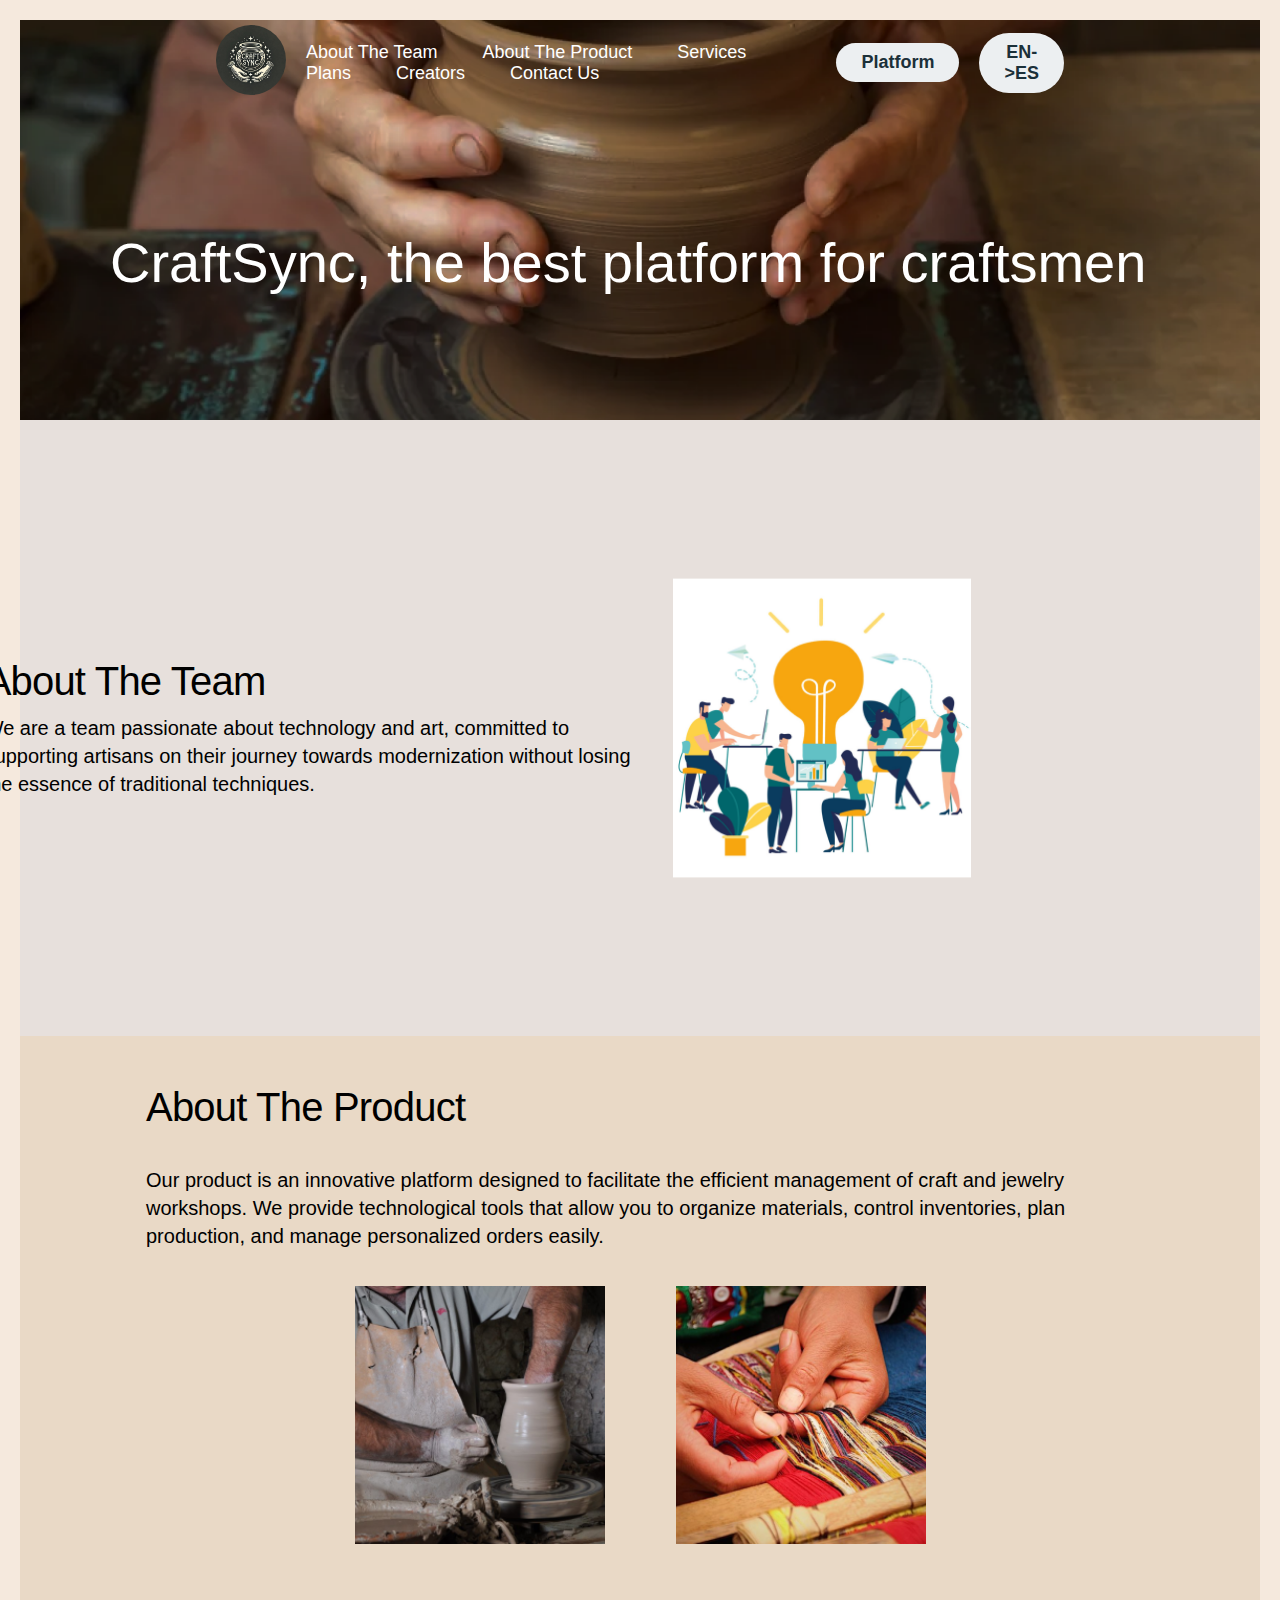
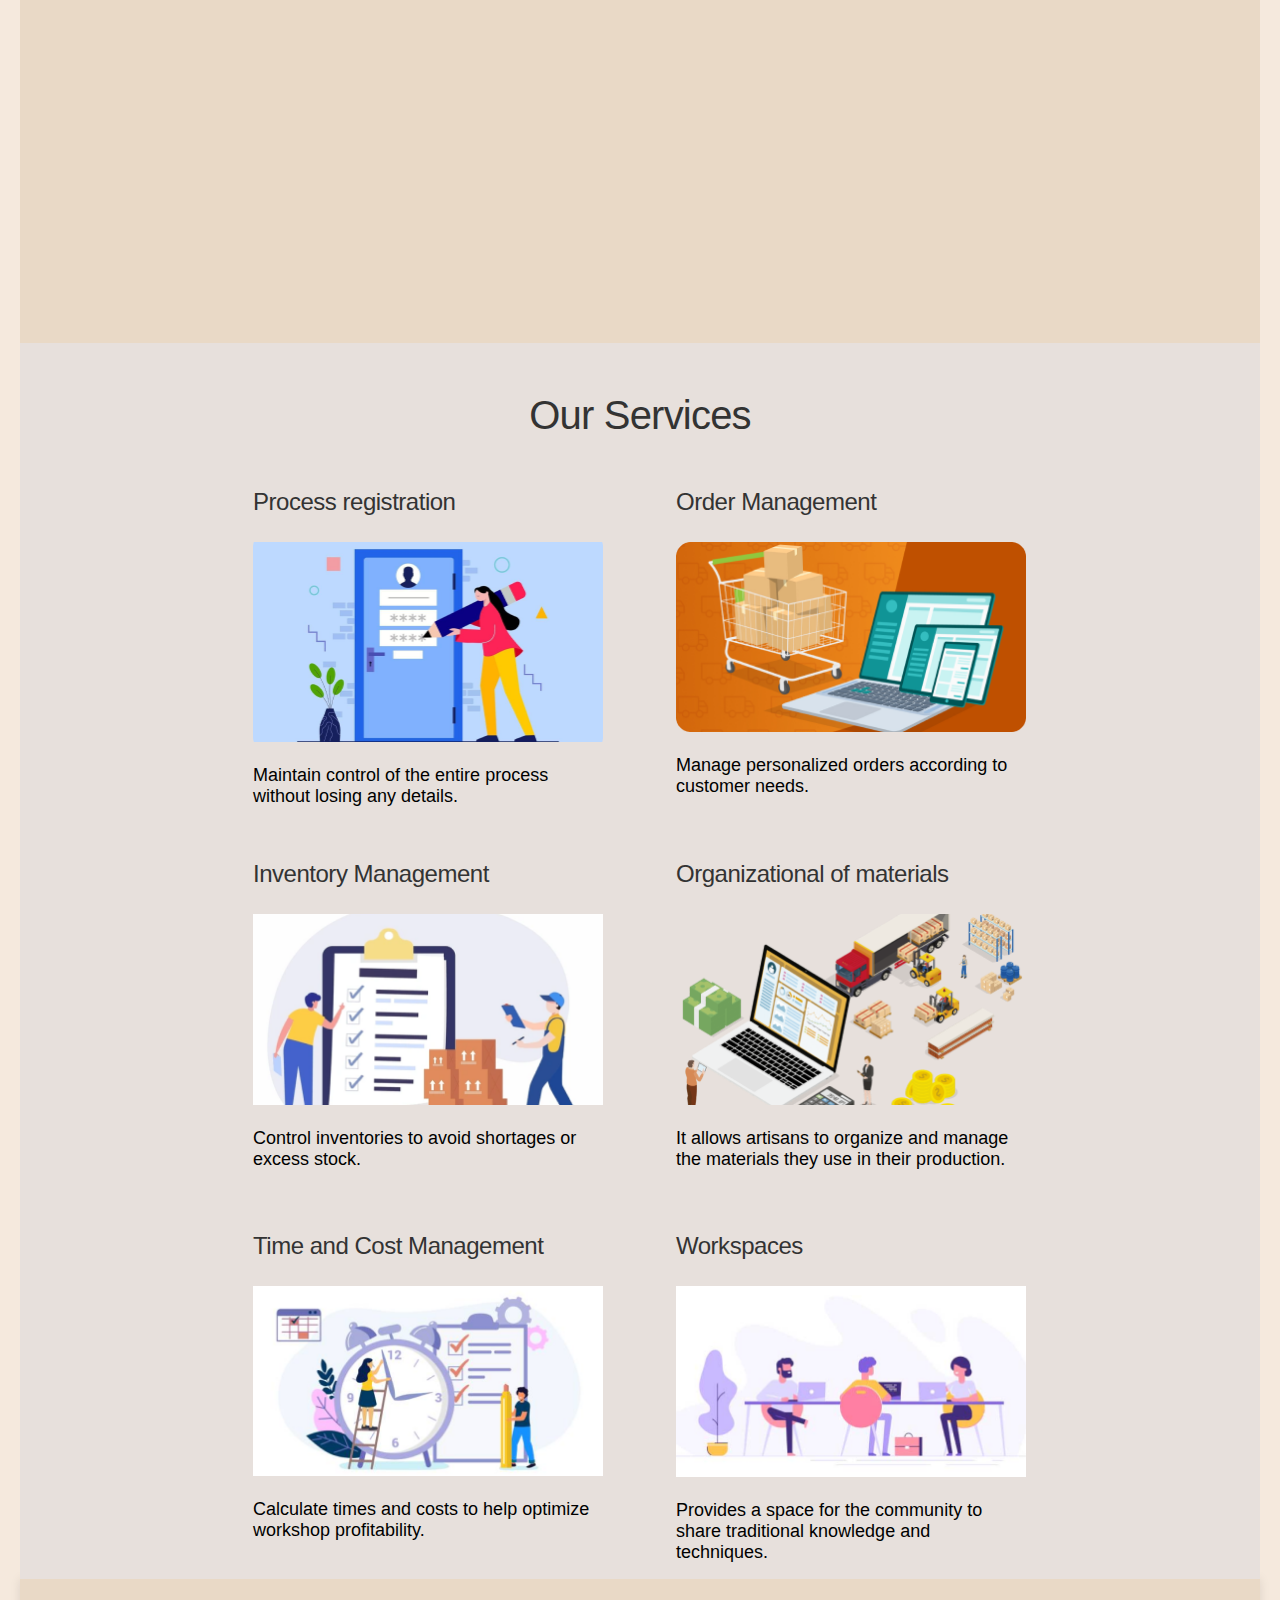
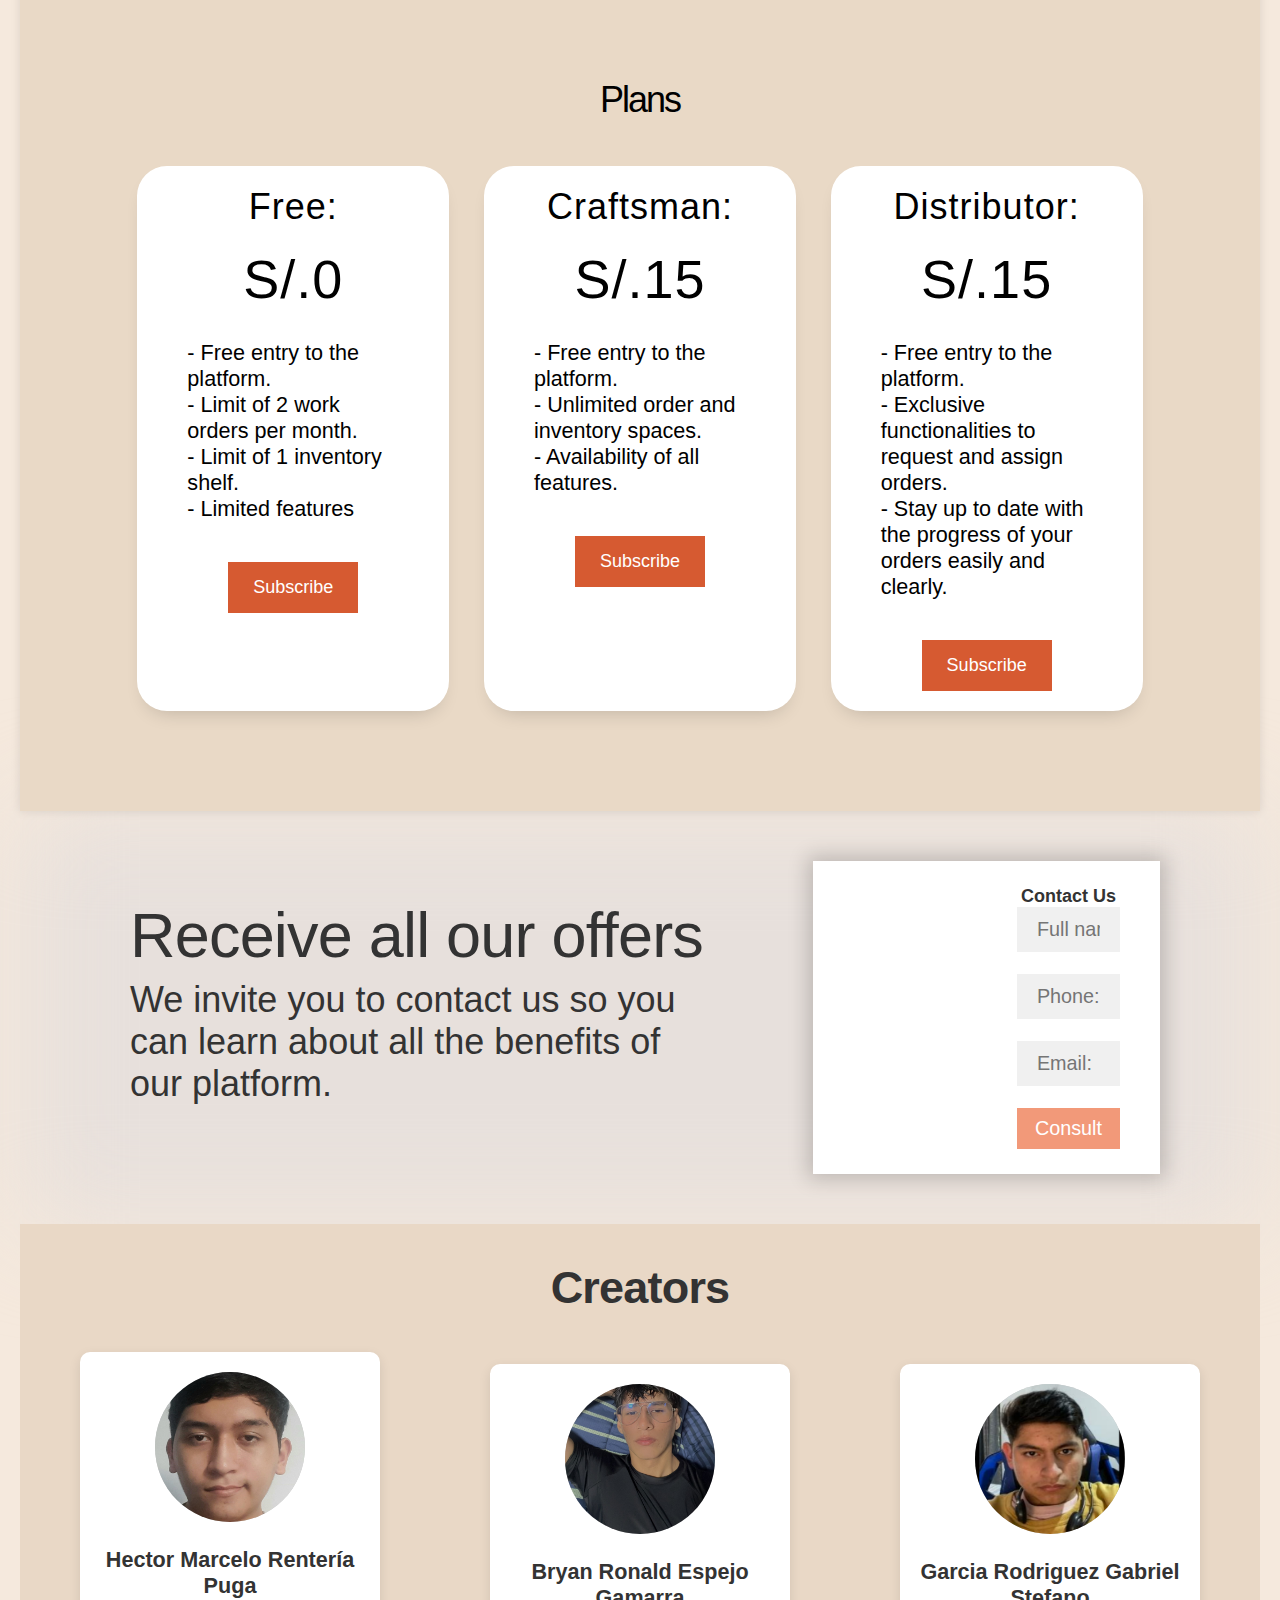
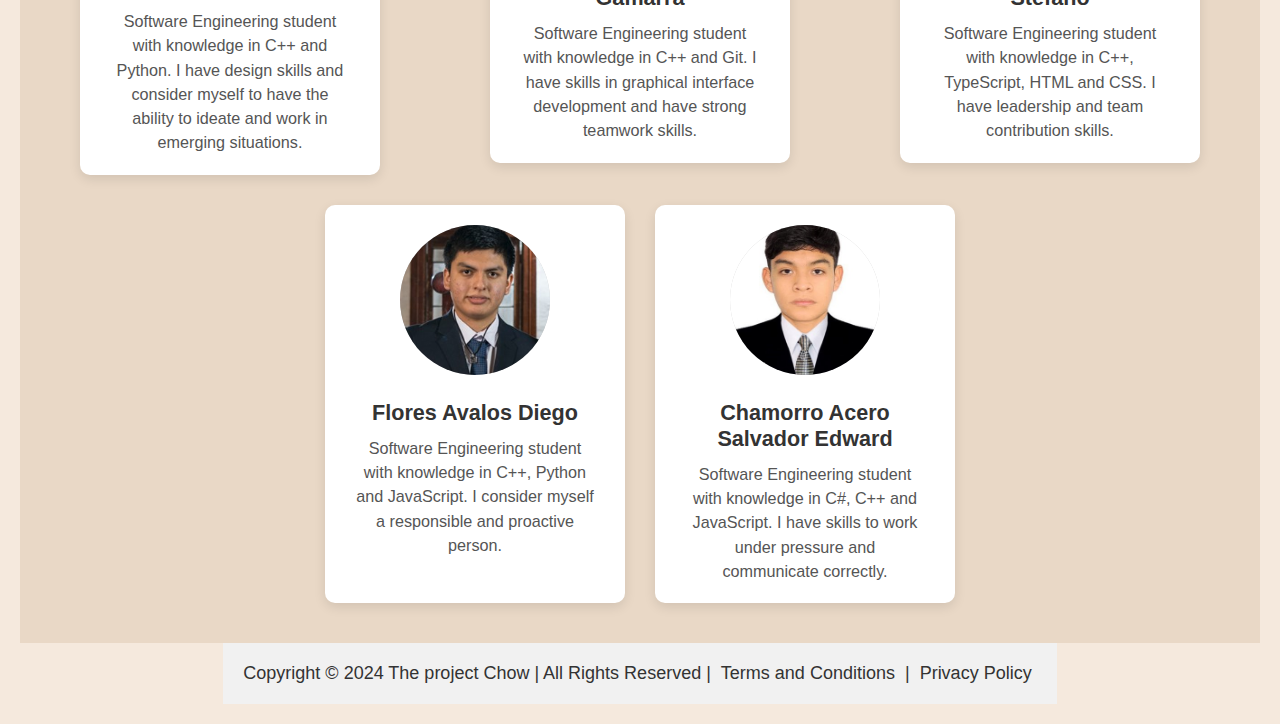
<file: index.html>
<!DOCTYPE html>
<html lang="en">
  <head>
    <meta charset="UTF-8" />
    <meta name="viewport" content="width=device-width, initial-scale=1.0" />
    <title>CraftSync</title>
    <link rel="stylesheet" href="assets/styles.css" rel="noopener" />
  </head>
  <body>
    <div class="hero">
      <header class="header">
        <div class="logo">
          <img src="assets/imgs/logo.jpeg" alt="logo" />
        </div>
        <nav>
          <ul class="nav-links">
            <li><a href="#team-section" id="nosotros">About The Team</a></li>
            <li><a href="#product-section" id="producto">About The Product</a></li>
            <li><a href="#services-section" id="servicios">Services</a></li>
            <li><a href="#plans-section" id="planes">Plans</a></li>
            <li><a href="#creators-section" id="creadores">Creators</a></li>
            <li><a href="#contact-section" id="contacto">Contact Us</a></li>
          </ul>
        </nav>
        <a class="btn" href="https://develop--tpc-front-end-app.netlify.app/"><button>Platform</button></a>
        <a class="btn" href="esindex.html" id="español"><button>EN->ES</button></a>
        <a onclick="openNav()" class="menu" href="#"><button>Menu</button></a>

        <div class="overlay" id="mobile-menu">
          <a onclick="closeNav()" class="close" href="#">&times;</a>
          <div class="overlay-content">
            <a href="#team-section" id="nosotros2">About The Team</a>
            <a href="#product-section" id="producto2">About The Product</a>
            <a href="#services-section" id="servicios2">Services</a>
            <a href="#plans-section" id="planes2">Plans</a>
            <a href="#contact-section" id="contacto2">Contact Us</a>
            <a href="#creators-section" id="creadores2">Creators</a>
            <a class="btn" href="https://develop--tpc-front-end-app.netlify.app/"><button>Platform</button></a>
            <a class="btn" href="esindex.html" id="español2"><button>EN->ES</button></a>
          </div>
        </div>
      </header>
      <div class="home">
        <p>CraftSync, the best platform for craftsmen</p>
      </div>
    </div>


    <!-- About us -->
    <div class = "about-us"  id="team-section">
      <div class = "container">
        <div class = "text-group">
          <div class = "title">
            <div class = "text-wrapper">About The Team</div>
          </div>
          <div class = "text">
            <p class="div">We are a team passionate about technology and art, committed to supporting artisans on their journey towards modernization without losing the essence of traditional techniques.</p>
          </div>
        </div>
        <img class= "image" src="assets/imgs/about-us-image.png" alt="Holi">
        <iframe width="560" height="315" src="https://www.youtube.com/embed/yPui45nGae0?si=X40JfeakpOeaF3iD" title="YouTube video player" frameborder="0" allow="accelerometer; autoplay; clipboard-write; encrypted-media; gyroscope; picture-in-picture; web-share" referrerpolicy="strict-origin-when-cross-origin" allowfullscreen></iframe>
      </div>
    </div>
    <!-- About the product -->
    <div class = "about-the-product"  id="product-section">
      <div class = "container">

        <div class = "div-wrapper1">
          <div class = "text-wrapper">
            About The Product
          </div>
        </div>

        <div class = "div-wrapper1">
            <p class="div">Our product is an innovative platform designed to facilitate the efficient management of craft and jewelry workshops. We provide technological tools that allow you to organize materials, control inventories, plan production, and manage personalized orders easily.</p>
        </div>
        <div class="frame">
          <img class= "image" src="assets/imgs/about-the-product-img1.png" alt="Holi">
          <img class= "image" src="assets/imgs/about-the-product-img2.png" alt="Holi">
        </div>
        <iframe width="560" height="315" src="https://www.youtube.com/embed/Uje7RcCjFtM?si=utL3RDyQCYszTkUV" title="YouTube video player" frameborder="0" allow="accelerometer; autoplay; clipboard-write; encrypted-media; gyroscope; picture-in-picture; web-share" referrerpolicy="strict-origin-when-cross-origin" allowfullscreen></iframe>
      </div>
    </div>

    <!-- Our Services section -->
    <div class="services"  id="services-section">
      <div class="container" >

        <div class="tittle">
          <h1>Our Services</h1>
        </div>

        <div class="card-section">

          <div class="card">
            <div class="card-header"><h5>Process registration</h5></div>
            <div class ="image-wrapper"><img class= "image" src="assets/imgs/service1.png" alt="Imagen de ejemplo"/></div>
            <div class="card-text"><p class ="div">Maintain control of the entire process without losing any details.</p></div>
          </div>
          <div class="card">
            <div class="card-header"><h5>Order Management</h5></div>
            <div class ="image-wrapper"><img class= "image" src="assets/imgs/service2.png" alt="Imagen de ejemplo"/></div>
            <div class="card-text"><p class ="div">Manage personalized orders according to customer needs.</p></div>
          </div>
          <div class="card">
            <div class="card-header"><h5>Inventory Management</h5></div>
            <div class ="image-wrapper"><img class= "image" src="assets/imgs/service3.png" alt="Imagen de ejemplo"/></div>
            <div class="card-text"><p class ="div">Control inventories to avoid shortages or excess stock.</p></div>
          </div>
          <div class="card">
            <div class="card-header"><h5>Organizational of materials</h5></div>
            <div class ="image-wrapper"><img class= "image" src="assets/imgs/service4.png" alt="Imagen de ejemplo"/></div>
            <div class="card-text"><p class ="div">It allows artisans to organize and manage the materials they use in their production.</p></div>
          </div>
          <div class="card">
            <div class="card-header"><h5>Time and Cost Management</h5></div>
            <div class ="image-wrapper"><img class= "image" src="assets/imgs/service5.png" alt="Imagen de ejemplo"/></div>
            <div class="card-text"><p class ="div">Calculate times and costs to help optimize workshop profitability.</p></div>
          </div>
          <div class="card">
            <div class="card-header"><h5>Workspaces</h5></div>
            <div class ="image-wrapper"><img class= "image" src="assets/imgs/service6.png" alt="Imagen de ejemplo"/></div>
            <div class="card-text"><p class ="div">Provides a space for the community to share traditional knowledge and techniques.</p></div>
          </div>
        </div>
      </div>
    </div>

    <!-- Plans -->
    <div class="planes" id="plans-section">
      <div class="plans-text-container">
        <h2>Plans</h2>
      </div>
      <div class="plan">
        <h3>Free:</h3>
        <h2>S/.0</h2>
        <p>
          - Free entry to the platform.<br>
          - Limit of 2 work orders per month.<br>
          - Limit of 1 inventory shelf.<br>
          - Limited features
        </p>
        <button>Subscribe</button>
      </div>
      <div class="plan">
        <h3>Craftsman:</h3>
        <h2>S/.15</h2>
        <p>
          - Free entry to the platform.<br>
          - Unlimited order and inventory spaces.<br>
          - Availability of all features.
        </p>
        <button>Subscribe</button>
      </div>
      <div class="plan">
        <h3>Distributor:</h3>
        <h2>S/.15</h2>
        <p>
          - Free entry to the platform.<br>
          - Exclusive functionalities to request and assign orders.<br>
          - Stay up to date with the progress of your orders easily and clearly.
        </p>
        <button>Subscribe</button>
      </div>
    </div>

    <!-- Contact section -->
    <div class="contact" id="contact-section">
      <div class="contact-text">
        <h1>Receive all our offers</h1>
        <p>
          We invite you to contact us so you can learn about all the benefits of
          our platform.
        </p>
      </div>
      <div class="contact-box">
        <div class="left"></div>
        <div class="right">
          <form>
            <h2>Contact Us</h2>
            <input type="text" class="field" placeholder="Full name:" />
            <input type="text" class="field" placeholder="Phone:" />
            <input type="email" class="field" placeholder="Email:" />
            <button class="bton">Consult</button>
          </form>
        </div>
      </div>
    </div>
    <!-- Creators section -->
    <section class="creators-section"  id="creators-section">
      <h1 class="creators-title">Creators</h1>
      <div class="creators-grid">
          <div class="creator-card">
              <img src="assets/imgs/hector.jpg" alt="Hector Marcelo Rentería" class="creator-photo">
              <h2>Hector Marcelo Rentería Puga</h2>
              <p>Software Engineering student with knowledge in C++ and Python. I have design skills and consider myself to have the ability to ideate and work in emerging situations.</p>
          </div>
          <div class="creator-card">
              <img src="assets/imgs/bryan.jpg" alt="Bryan Ronald Espejo Gamarra" class="creator-photo">
              <h2>Bryan Ronald Espejo Gamarra</h2>
              <p>Software Engineering student with knowledge in C++ and Git. I have skills in graphical interface development and have strong teamwork skills.</p>
          </div>
          <div class="creator-card">
              <img src="assets/imgs/garcia.jpg" alt="Garcia Rodriguez Gabriel Stefano" class="creator-photo">
              <h2>Garcia Rodriguez Gabriel Stefano</h2>
              <p>Software Engineering student with knowledge in C++, TypeScript, HTML and CSS. I have leadership and team contribution skills.</p>
          </div>
          <div class="last-row"> <!-- Contenedor para la fila de tarjetas -->
              <div class="creator-card">
                  <img src="assets/imgs/flores.jpg" alt="Flores Avalos Diego" class="creator-photo">
                  <h2>Flores Avalos Diego</h2>
                  <p>Software Engineering student with knowledge in C++, Python and JavaScript. I consider myself a responsible and proactive person.</p>
              </div>
              <div class="creator-card">
                  <img src="assets/imgs/chamorro.jpg" alt="Chamorro Acero Salvador Edward" class="creator-photo">
                  <h2>Chamorro Acero Salvador Edward</h2>
                  <p>Software Engineering student with knowledge in C#, C++ and JavaScript. I have skills to work under pressure and communicate correctly.</p>
              </div>
          </div>
      </div>
    </section>

    <!-- Footer -->
    <div class="footer">
    <p>Copyright © 2024 The project Chow | All Rights Reserved | <a href="#">Terms and Conditions</a> | <a href="#">Privacy Policy</a></p>
    </div>
    <script src="assets/menu.js"></script>
  </body>

</html>
</file>
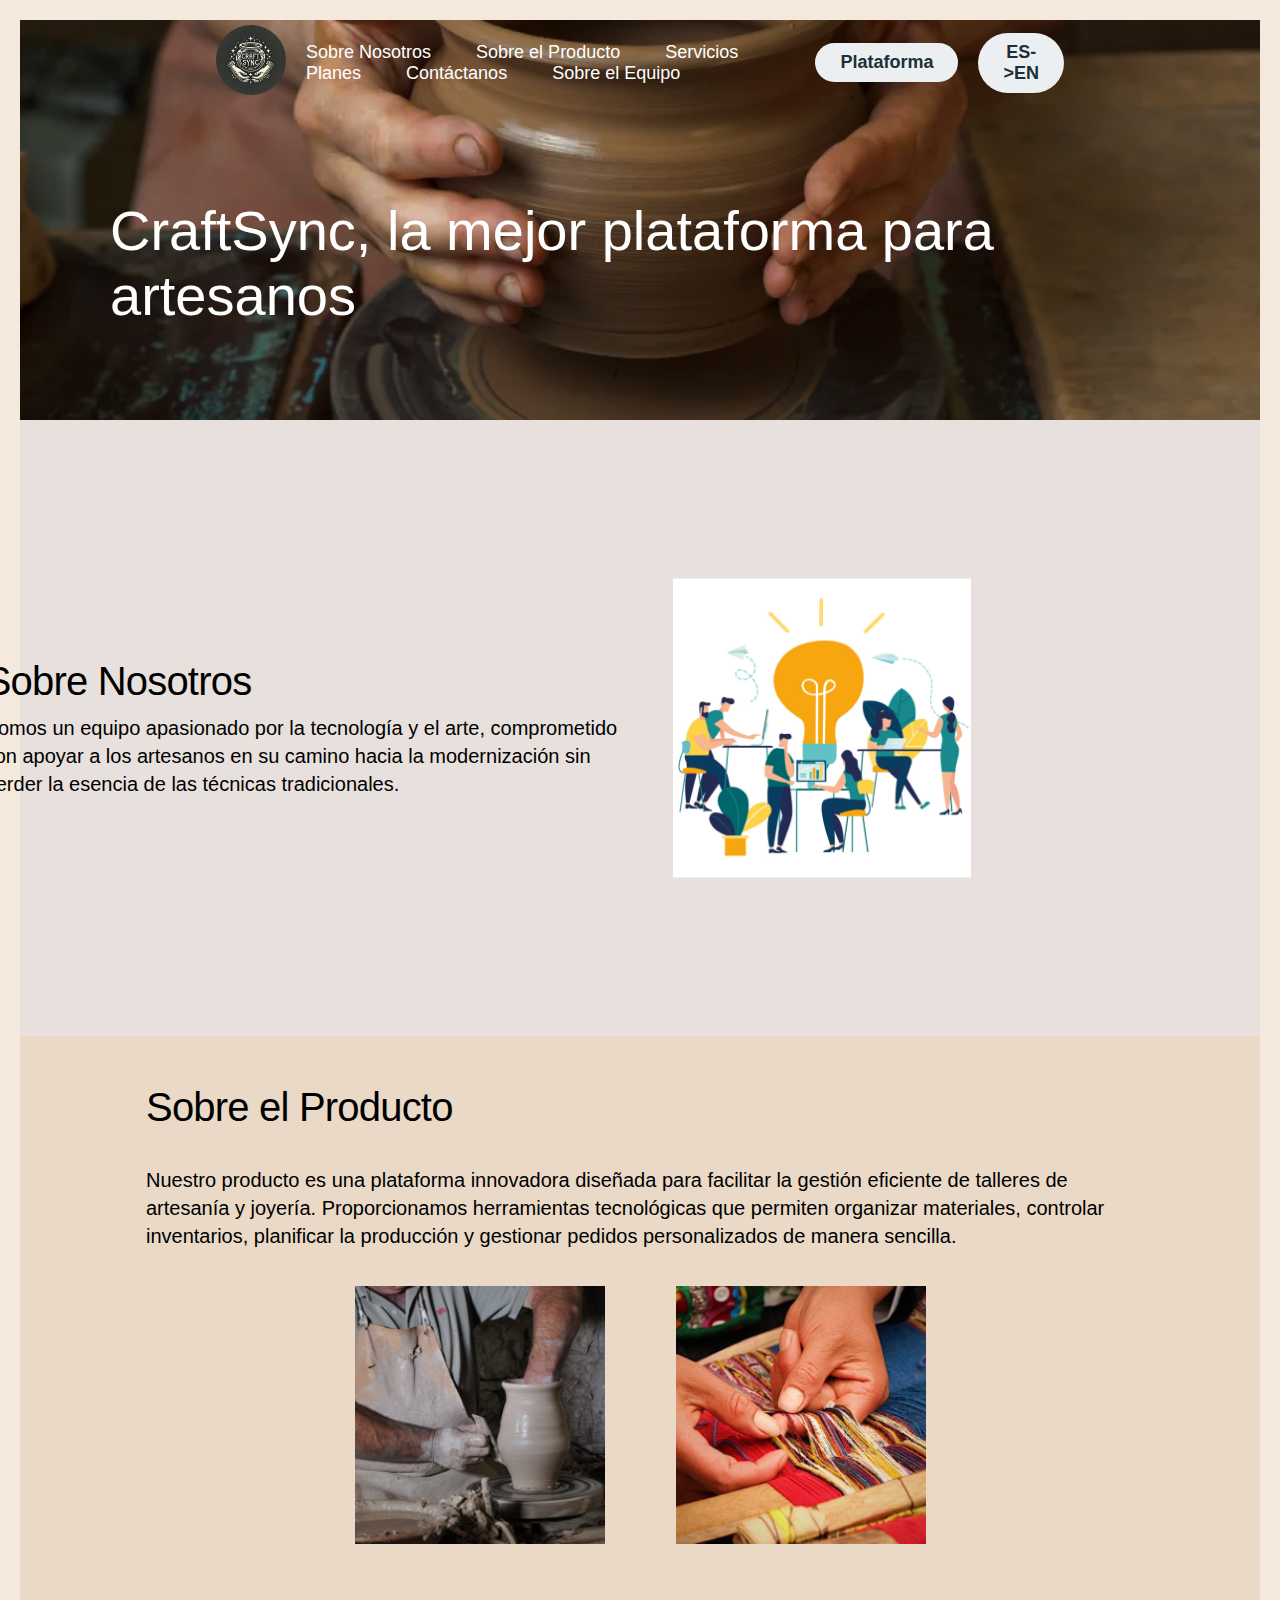
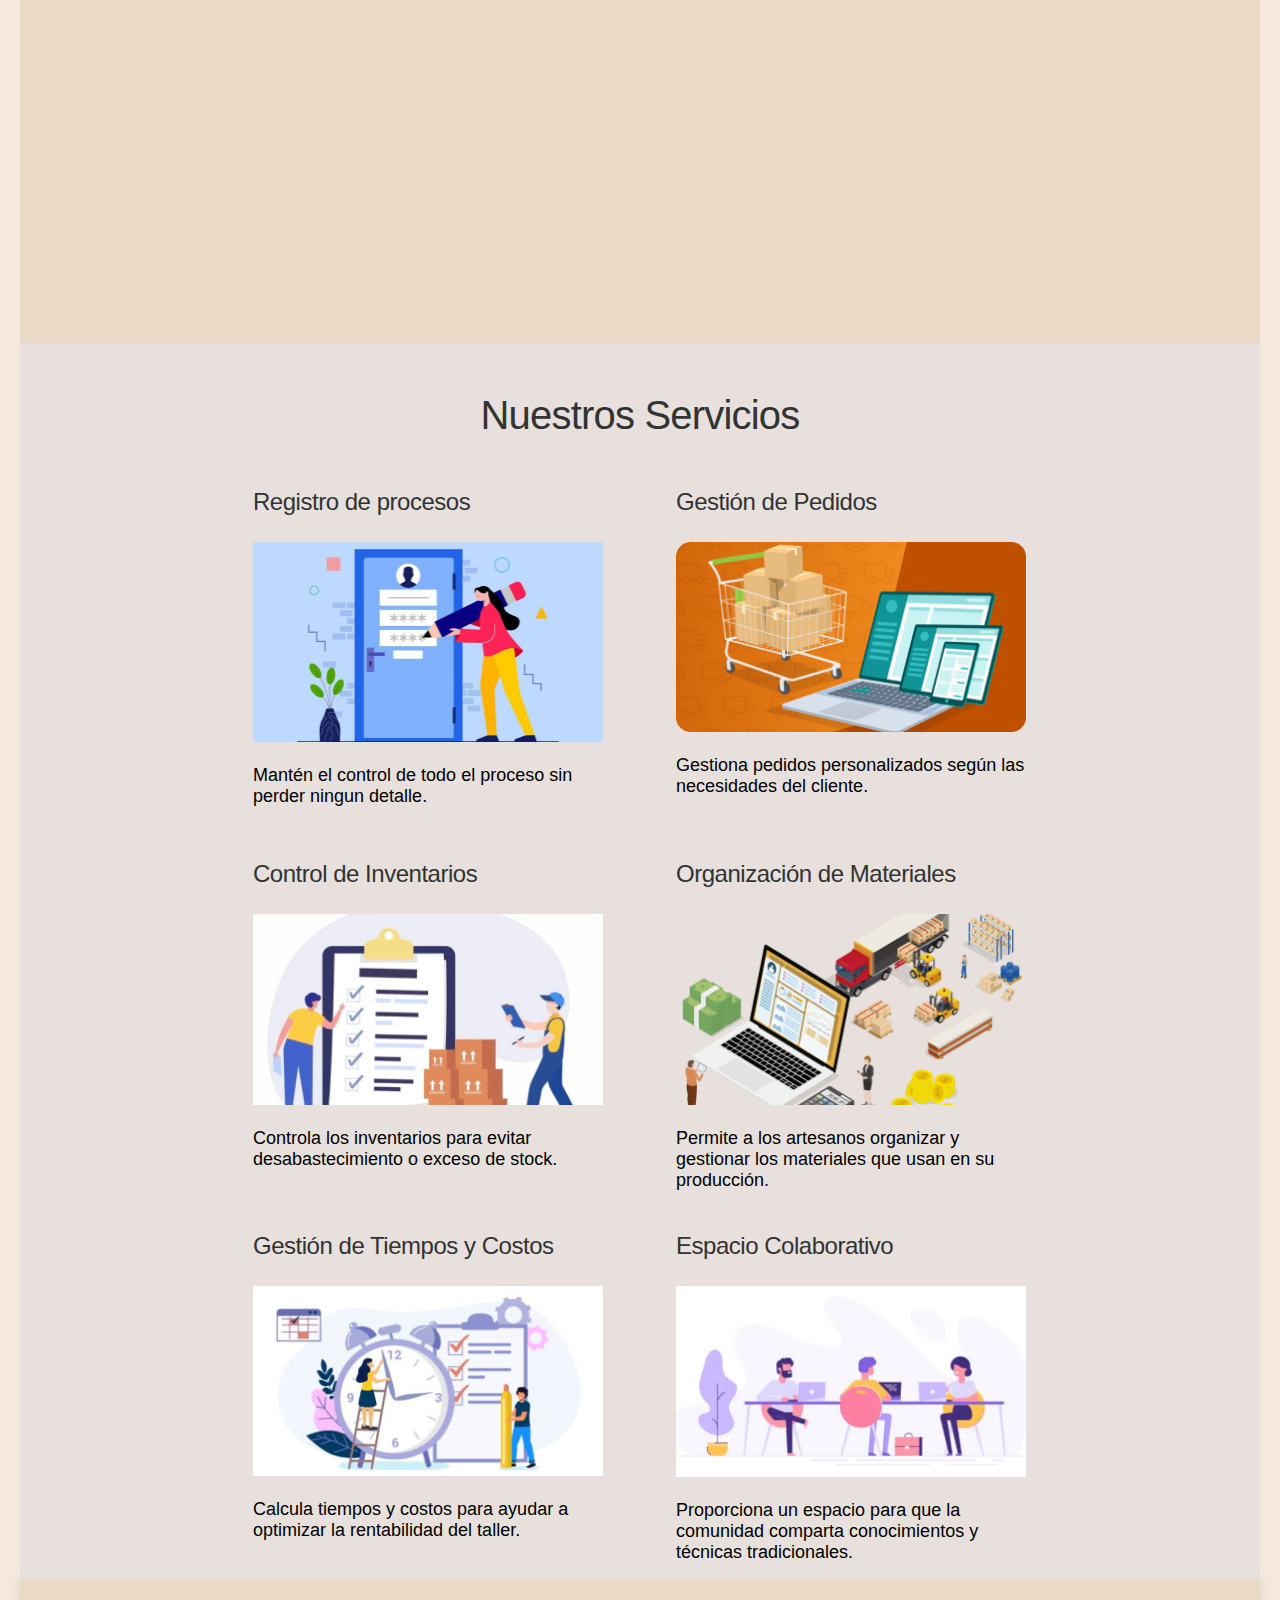
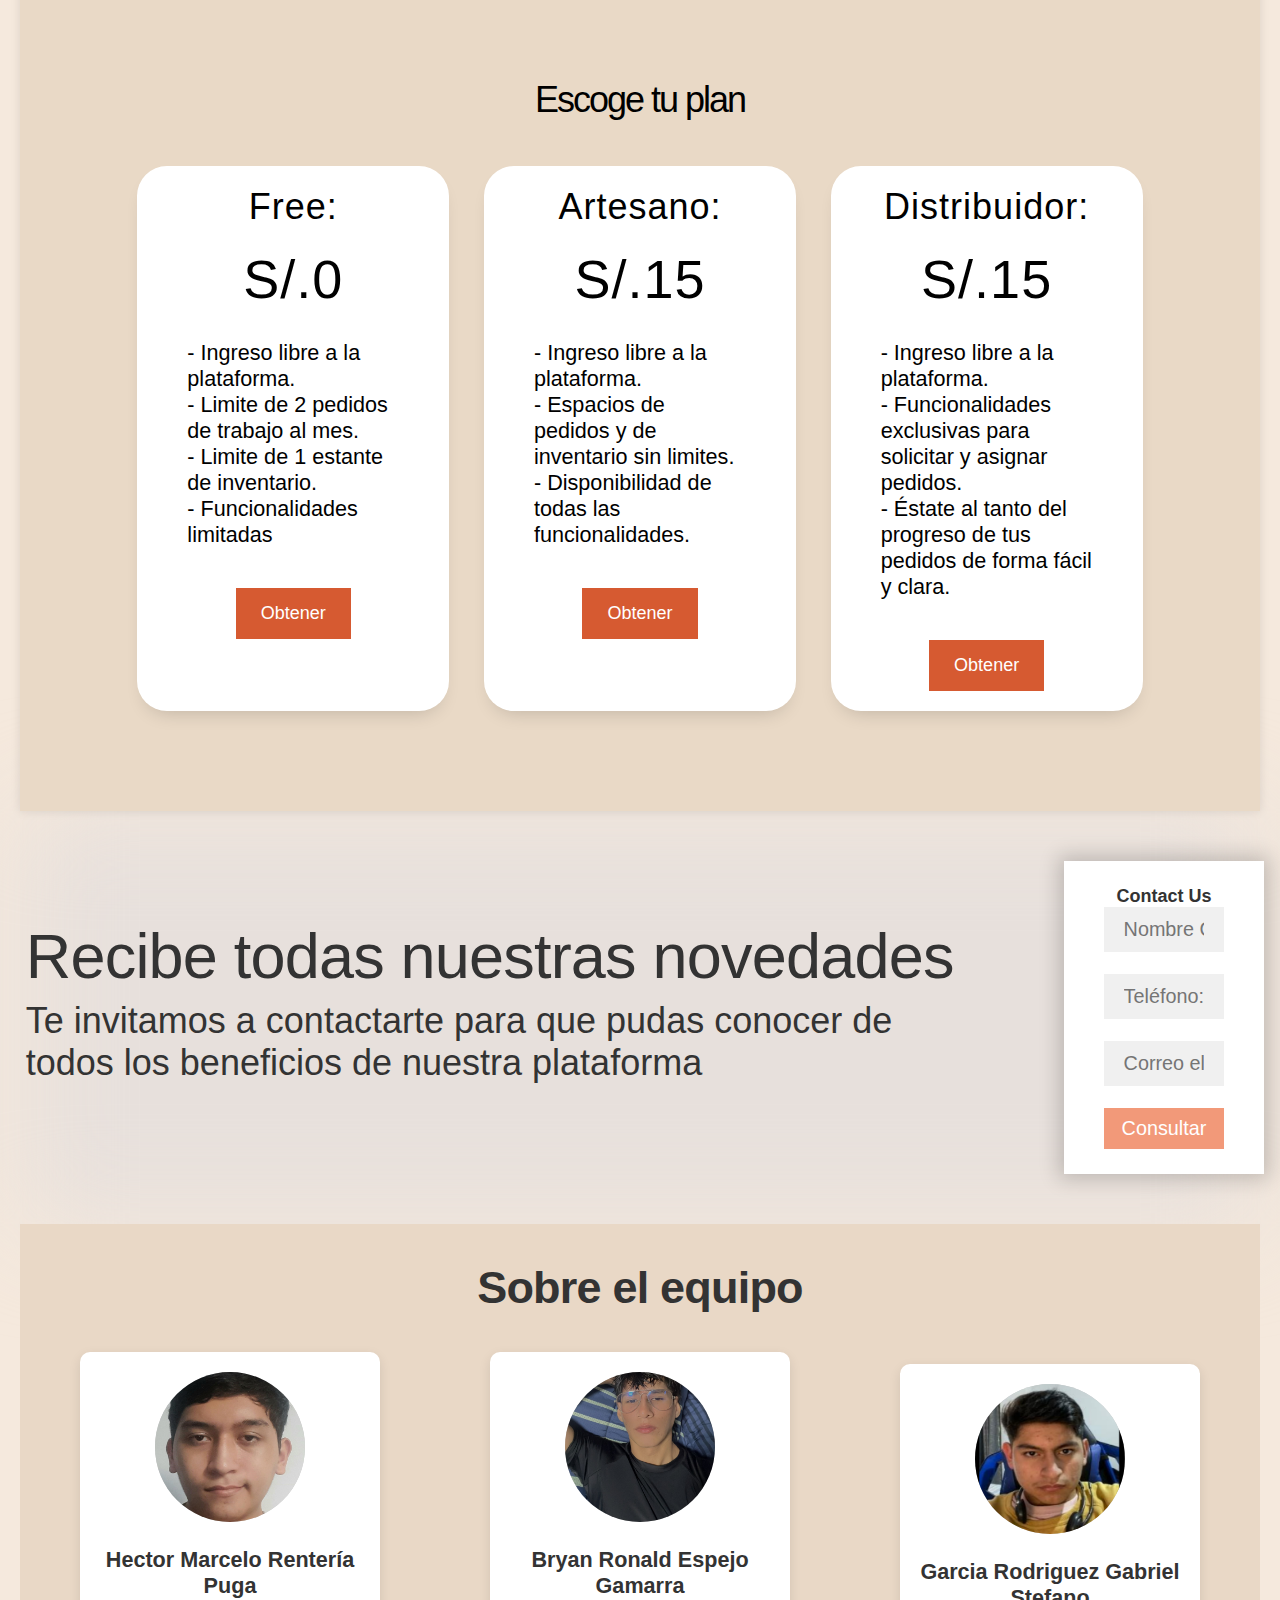
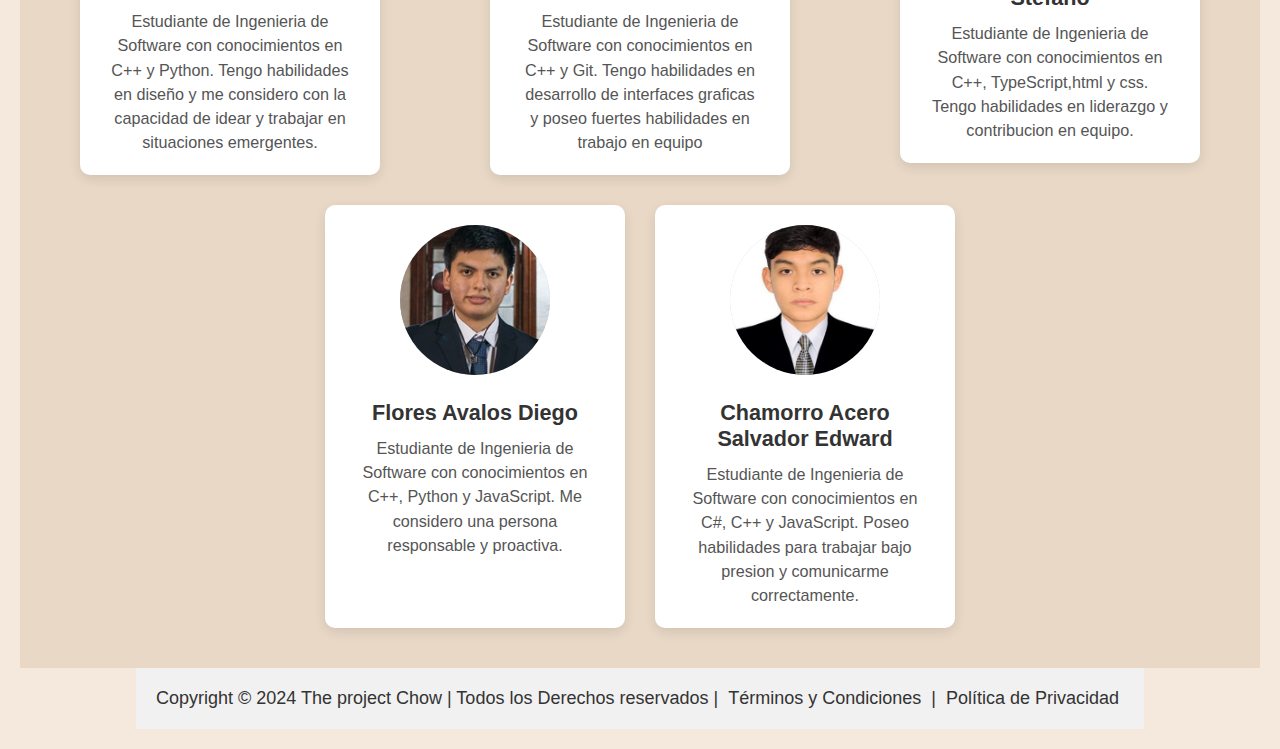
<file: esindex.html>
<!DOCTYPE html>
<html lang="en">
<head>
  <meta charset="UTF-8" />
  <meta name="viewport" content="width=device-width, initial-scale=1.0" />
  <title>CraftSync</title>
  <link rel="stylesheet" href="assets/styles.css" rel="noopener" />
</head>
<body>
<div class="hero">
  <header class="header">
    <div class="logo">
      <img src="assets/imgs/logo.jpeg" alt="logo" />
    </div>
    <nav>
      <ul class="nav-links">
        <li><a href="#team-section" id="nosotros">Sobre Nosotros</a></li>
        <li><a href="#product-section" id="producto">Sobre el Producto</a></li>
        <li><a href="#services-section" id="servicios">Servicios</a></li>
        <li><a href="#plans-section" id="planes">Planes</a></li>
        <li><a href="#creators-section" id="creadores">Contáctanos</a></li>
        <li><a href="#contact-section" id="contacto">Sobre el Equipo</a></li>
      </ul>
    </nav>
    <a class="btn" href="https://develop--tpc-front-end-app.netlify.app/"><button>Plataforma</button></a>
    <a class="btn" href="index.html" id="ingles"><button>ES->EN</button></a>
    <a onclick="openNav()" class="menu" href="#mobile-menu"><button>Menu</button></a>

    <div class="overlay" id="mobile-menu">
      <a onclick="closeNav()" class="close" href="#">&times;</a>
      <div class="overlay-content">
        <a href="#team-section" id="nosotros2">Sobre Nosotros</a>
        <a href="#product-section" id="producto2">Sobre el Producto<</a>
        <a href="#services-section" id="servicios2">Servicios</a>
        <a href="#plans-section" id="planes2">Planes</a>
        <a href="#contact-section" id="contacto2">Contáctanos</a>
        <a href="#creators-section" id="creadores2">Sobre el Equipo</a>
        <a class="btn" href="https://develop--tpc-front-end-app.netlify.app/"><button>Plataforma</button></a>
        <a class="btn" href="index.html" id="ingles2"><button>ES->EN</button></a>
      </div>
    </div>
  </header>
  <div class="home">
    <p>CraftSync, la mejor plataforma para artesanos</p>
  </div>
</div>


<!-- About us -->
<div class = "about-us"  id="team-section">
  <div class = "container">
    <div class = "text-group">
      <div class = "title">
        <div class = "text-wrapper">Sobre Nosotros</div>
      </div>
      <div class = "text">
        <p class="div">Somos un equipo apasionado por la tecnología y el arte, comprometido con apoyar a los artesanos en su camino hacia la modernización sin perder la esencia de las técnicas tradicionales.</p>
      </div>
    </div>
    <img class= "image" src="assets/imgs/about-us-image.png" alt="Holi">
    <iframe width="560" height="315" src="https://www.youtube.com/embed/yPui45nGae0?si=X40JfeakpOeaF3iD" title="YouTube video player" frameborder="0" allow="accelerometer; autoplay; clipboard-write; encrypted-media; gyroscope; picture-in-picture; web-share" referrerpolicy="strict-origin-when-cross-origin" allowfullscreen></iframe>
  </div>
</div>
<!-- About the product -->
<div class = "about-the-product"  id="product-section">
  <div class = "container">

    <div class = "div-wrapper1">
      <div class = "text-wrapper">
        Sobre el Producto
      </div>
    </div>

    <div class = "div-wrapper1">
      <p class="div">Nuestro producto es una plataforma innovadora diseñada para facilitar la gestión eficiente de talleres de artesanía y joyería. Proporcionamos herramientas tecnológicas que permiten organizar materiales, controlar inventarios, planificar la producción y gestionar pedidos personalizados de manera sencilla.</p>
    </div>
    <div class="frame">
      <img class= "image" src="assets/imgs/about-the-product-img1.png" alt="Holi">
      <img class= "image" src="assets/imgs/about-the-product-img2.png" alt="Holi">
    </div>
    <iframe width="560" height="315" src="https://www.youtube.com/embed/Uje7RcCjFtM?si=utL3RDyQCYszTkUV" title="YouTube video player" frameborder="0" allow="accelerometer; autoplay; clipboard-write; encrypted-media; gyroscope; picture-in-picture; web-share" referrerpolicy="strict-origin-when-cross-origin" allowfullscreen></iframe>
  </div>
</div>

<!-- Our Services section -->
<div class="services"  id="services-section">
  <div class="container" >

    <div class="tittle">
      <h1>Nuestros Servicios</h1>
    </div>

    <div class="card-section">

      <div class="card">
        <div class="card-header"><h5>Registro de procesos</h5></div>
        <div class ="image-wrapper"><img class= "image" src="assets/imgs/service1.png" alt="Imagen de ejemplo"/></div>
        <div class="card-text"><p class ="div">Mantén el control de todo el proceso sin perder ningun detalle.</p></div>
      </div>
      <div class="card">
        <div class="card-header"><h5>Gestión de Pedidos</h5></div>
        <div class ="image-wrapper"><img class= "image" src="assets/imgs/service2.png" alt="Imagen de ejemplo"/></div>
        <div class="card-text"><p class ="div">Gestiona pedidos personalizados según las necesidades del cliente.</p></div>
      </div>
      <div class="card">
        <div class="card-header"><h5>Control de Inventarios</h5></div>
        <div class ="image-wrapper"><img class= "image" src="assets/imgs/service3.png" alt="Imagen de ejemplo"/></div>
        <div class="card-text"><p class ="div">Controla los inventarios para evitar desabastecimiento o exceso de stock.</p></div>
      </div>
      <div class="card">
        <div class="card-header"><h5>Organización de Materiales</h5></div>
        <div class ="image-wrapper"><img class= "image" src="assets/imgs/service4.png" alt="Imagen de ejemplo"/></div>
        <div class="card-text"><p class ="div">Permite a los artesanos organizar y gestionar los materiales que usan en su producción.</p></div>
      </div>
      <div class="card">
        <div class="card-header"><h5>Gestión de Tiempos y Costos</h5></div>
        <div class ="image-wrapper"><img class= "image" src="assets/imgs/service5.png" alt="Imagen de ejemplo"/></div>
        <div class="card-text"><p class ="div">Calcula tiempos y costos para ayudar a optimizar la rentabilidad del taller.</p></div>
      </div>
      <div class="card">
        <div class="card-header"><h5>Espacio Colaborativo</h5></div>
        <div class ="image-wrapper"><img class= "image" src="assets/imgs/service6.png" alt="Imagen de ejemplo"/></div>
        <div class="card-text"><p class ="div">Proporciona un espacio para que la comunidad comparta conocimientos y técnicas tradicionales.</p></div>
      </div>
    </div>
  </div>
</div>

<!-- Plans -->
<div class="planes" id="plans-section">
  <div class="plans-text-container">
    <h2>Escoge tu plan</h2>
  </div>
  <div class="plan">
    <h3>Free:</h3>
    <h2>S/.0</h2>
    <p>
      - Ingreso libre a la plataforma.<br>
      - Limite de 2 pedidos de trabajo al mes.<br>
      - Limite de 1 estante de inventario.<br>
      - Funcionalidades limitadas
    </p>
    <button>Obtener</button>
  </div>
  <div class="plan">
    <h3>Artesano:</h3>
    <h2>S/.15</h2>
    <p>
      - Ingreso libre a la plataforma.<br>
      - Espacios de pedidos y de inventario sin limites.<br>
      - Disponibilidad de todas las funcionalidades.
    </p>
    <button>Obtener</button>
  </div>
  <div class="plan">
    <h3>Distribuidor:</h3>
    <h2>S/.15</h2>
    <p>
      - Ingreso libre a la plataforma.<br>
      - Funcionalidades exclusivas para solicitar y asignar pedidos.<br>
      - Éstate al tanto del progreso de tus pedidos de forma fácil y clara.
    </p>
    <button>Obtener</button>
  </div>
</div>

<!-- Contact section -->
<div class="contact" id="contact-section">
  <div class="contact-text">
    <h1>Recibe todas nuestras novedades</h1>
    <p>
      Te invitamos a contactarte para que pudas conocer de todos los beneficios de nuestra plataforma
    </p>
  </div>
  <div class="contact-box">
    <div class="left"></div>
    <div class="right">
      <form>
        <h2>Contact Us</h2>
        <input type="text" class="field" placeholder="Nombre Completo:" />
        <input type="text" class="field" placeholder="Teléfono:" />
        <input type="email" class="field" placeholder="Correo electrónico:" />
        <button class="bton">Consultar</button>
      </form>
    </div>
  </div>
</div>
<!-- Creators section -->
<section class="creators-section"  id="creators-section">
  <h1 class="creators-title">Sobre el equipo</h1>
  <div class="creators-grid">
    <div class="creator-card">
      <img src="assets/imgs/hector.jpg" alt="Hector Marcelo Rentería" class="creator-photo">
      <h2>Hector Marcelo Rentería Puga</h2>
      <p>Estudiante de Ingenieria de Software con conocimientos en C++ y Python. Tengo habilidades en diseño y me considero con la capacidad de idear y trabajar en situaciones emergentes.</p>
    </div>
    <div class="creator-card">
      <img src="assets/imgs/bryan.jpg" alt="Bryan Ronald Espejo Gamarra" class="creator-photo">
      <h2>Bryan Ronald Espejo Gamarra</h2>
      <p>Estudiante de Ingenieria de Software con conocimientos en C++ y Git. Tengo habilidades en desarrollo de interfaces graficas y poseo fuertes habilidades en trabajo en equipo</p>
    </div>
    <div class="creator-card">
      <img src="assets/imgs/garcia.jpg" alt="Garcia Rodriguez Gabriel Stefano" class="creator-photo">
      <h2>Garcia Rodriguez Gabriel Stefano</h2>
      <p>Estudiante de Ingenieria de Software con conocimientos en C++, TypeScript,html y css. Tengo habilidades en liderazgo y contribucion en equipo.</p>
    </div>
    <div class="last-row"> <!-- Contenedor para la fila de tarjetas -->
      <div class="creator-card">
        <img src="assets/imgs/flores.jpg" alt="Flores Avalos Diego" class="creator-photo">
        <h2>Flores Avalos Diego</h2>
        <p>Estudiante de Ingenieria de Software con conocimientos en C++, Python y JavaScript. Me considero una persona responsable y proactiva.</p>
      </div>
      <div class="creator-card">
        <img src="assets/imgs/chamorro.jpg" alt="Chamorro Acero Salvador Edward" class="creator-photo">
        <h2>Chamorro Acero Salvador Edward</h2>
        <p>Estudiante de Ingenieria de Software con conocimientos en C#, C++ y JavaScript. Poseo habilidades para trabajar bajo presion y comunicarme correctamente.</p>
      </div>
    </div>
  </div>
</section>

<!-- Footer -->
<div class="footer">
  <p>Copyright © 2024 The project Chow | Todos los Derechos reservados | <a href="#">Términos y Condiciones</a> | <a href="#">Política de Privacidad</a></p>
</div>
<script src="assets/menu.js"></script>
</body>

</html>
</file>
<file: assets/styles.css>
h1{
  font-weight: 500;
  font-size: 40px;
  letter-spacing: -0.8px;
  line-height: 48px;
  white-space: nowrap;
}
h5{
  position: relative;
  width: fit-content;
  margin-top:-1px;
  font-family: Lato, sans-serif;
  white-space: nowrap;
  font-weight: 400;
  font-size: 24px;
  letter-spacing: -0.48px;
  line-height: 32px;
}
* {
  font-family: Lato, sans-serif;
  box-sizing: border-box;
  font-size: 18px;
  margin: 0;
  padding: 0;
}

body {
  background-color: #f2efdc;
  min-width: 400px;
}

.header {
  background-color: inherit;
  display: flex;
  justify-content: flex-end;
  align-items: center;
  height: 85px;
  padding: 5px 10%;
}

.header .logo {
  cursor: pointer;
  margin-right: auto;
}

.header .logo img {
  height: 70px;
  width: auto;
  border-radius: 50%;
  transition: all 0.3s;
}
.header .logo img:hover {
  transform: scale(1.1);
}

.header .nav-links {
  list-style: none;
}
.header .nav-links li {
  display: inline-block;
  padding: 0 20px;
}
.header .nav-links li:hover,
.overlay a:hover {
  transform: scale(1.1);
}
.header .nav-links a {
  font-size: 1em;
  color: #fff;
}
.header .nav-links a:hover {
  color: #ffbc0e;
}

.menu {
  display: none;
}

a {
  text-decoration: none;
}

a.app-link {
  text-decoration: none;
  color: #000000;
}

.app-link:visited {
  text-decoration: none;
  color: #000000;
}

.header .btn button,
.header .menu button {
  margin-left: 20px;
  font-weight: 700;
  color: #1b3039;
  padding: 9px 25px;
  background: #eceff1;
  border: none;
  border-radius: 50px;
  cursor: pointer;
  transition: all 0.3s ease 0s;
}
.header .btn button:hover,
.header .menu button:hover {
  background-color: #e2f1f8;
  color: #ffbc0e;
  transform: scale(1.1);
}

@media screen and (max-width: 1025px) {
  .nav-links,
  .btn {
    display: none;
  }

  .menu {
    display: inherit;
  }
}

.header a {
  text-decoration: none;
}

.header .overlay {
  height: 100%;
  width: 0;
  position: fixed;
  z-index: 1;
  left: 0;
  top: 0;
  background-color: rgba(33, 44, 63, 0.95);
  overflow: hidden;
  transition: all 0.3s ease 0s;
}

.header .overlay .overlay-content {
  display: flex;
  height: 100%;
  flex-direction: column;
  align-items: center;
  justify-content: center;
}

.header .overlay a {
  padding: 15px;
  font-size: 36px;
  display: block;
  transition: all 0.3s ease 0s;
  font-weight: 700;
  color: #eceff1;
}

.header .overlay a:hover,
.header .overlay a:focus {
  color: #ffbc0e;
}

.header .overlay .close {
  position: absolute;
  top: 20px;
  right: 45px;
  font-size: 65px;
}

@media screen and (max-height: 450px) {
  .header .overlay a {
    font-size: 20px;
  }

  .header .overlay .close {
    font-size: 40px;
    top: 15px;
    right: 35px;
  }
}

/* Home section */
.hero {
  display: flex;
  padding: 0px 90px;
  flex-direction: column;
  /* justify-content: center; */
  /* align-items: center; */
  align-self: stretch;
  height: 400px;
  width: 100%;
  background-image: url("../assets/imgs/artesano.png");
  background-repeat: no-repeat;
  background-position: center;
  background-size: cover;
}

.home {
  display: flex;
  height: 424px;
  align-items: center;
  gap: 24px;
  align-self: stretch;
  color: #fff;
}

.home p {
  /* align-self: stretch; */
  font-size: 56px;
  font-style: normal;
  font-weight: 500;
  line-height: normal;
}

/* About section */

.team{
  width: 100%;
  display: flex;
  justify-content: center;
  align-items: center;
}

.team .description{
  text-align: center;
  font-size: large;
  margin: 5%;
}

.team img{
    width: 100%;
    height: 100%;
}

.product{
  background: #E9D9C6;
  align-items: center;
}

.product .tittle{
  text-align: center;
  font-size: larger;
  margin: 5%;
}
.product p{
  text-align: center;
  font-size: larger;
  margin: 5%;
}
.product .picture {
  width: 100%;
  display: flex;
  justify-content: center;
  padding: 20px;
  align-items: center;
}

.product img{
    width: 100%;
    height: 100%;
  margin:1%;
}

/* Plans section */
.plans-text-container {

  width: 100%;
  display: flex;
  justify-content: center;
  align-items: center;
  margin-bottom: 20px;
}

.plans-text-container h2 {
  font: 530 2em "Lato", sans-serif;
  text-align: center;
  font-size: 2em;
  color: #000000;
  margin-bottom: 25px;
  letter-spacing: -2px;
}

.planes {
  display: flex;
  flex-wrap: wrap;
  justify-content: space-around;
  padding: 100px;
  background-color: #E9D9C6;
  box-shadow: 0 0 10px rgba(0, 0, 0, 0.1);
}

.plan {
  flex: 0 1 30%;
  border-radius: 30px;
  padding: 20px;
  margin: 0 5px;
  background-color: #ffffff;
  box-shadow: 0px 10px 20px -10px rgba(0, 0, 0, 0.2);
  transition: all 0.3s ease;
  text-align: center;
}

.plan:hover {
  transform: scale(1.05);
  box-shadow: 0px 15px 30px -10px rgba(0, 0, 0, 0.2);
}

.plan h3 {
  color: #000000;
  margin-bottom: 20px;
  font: 500 2em "Lato", sans-serif;
  letter-spacing: 1px;
}

.plan h2 {
  color: #000000;
  margin-bottom: 20px;
  font: 500 3em "Lato", sans-serif;
  letter-spacing: 1px;
}

.plan p {
  color: #000000;
  margin-bottom: 30px;
  line-height: 1.6;
  font: 500 1.2em "Lato", sans-serif;
  display: flex;
  justify-content: center;
  align-items: center;
  text-align: left;
  padding: 10px 30px;
}

.plan button {
  padding: 15px 25px;
  color: #ffffff;
  background: #D65A31;
  border: none;
  cursor: pointer;
  font-size: 18px;
  transition: background 0.3s ease;
}

/* Contact section */
.contact {
  position: relative;
  width: 100%;
  height: 100%;
  display: flex;
  justify-content: center;
  align-items: center;
  padding: 50px 100px;
}
.contact-text {
  margin-right: 100px;
  padding: 10px;
  background: transparent;
}
.contact h1 {
  font-size: 3.5rem;
  margin-bottom: 20px;
}
.contact p {
  font-size: 2rem;
  margin-bottom: 20px;
}
.contact:after {
  content: "";
  position: absolute;
  width: 100%;
  height: 100%;
  left: 0;
  top: 0;
  background-color: #e7e0dc;
  background-size: cover;
  filter: blur(50px);
  z-index: -1;
}
.contact-box {
  max-width: 850px;
  display: grid;
  grid-template-columns: repeat(2, 1fr);
  justify-content: center;
  align-items: center;
  text-align: center;
  background-color: #fff;
  box-shadow: 0px 0px 19px 5px rgba(0, 0, 0, 0.19);
}

.left {
  background: url("https://img.freepik.com/foto-gratis/trabajo-artesanal-profesional-taller_23-2148801590.jpg?size=626&ext=jpg&ga=GA1.1.672697106.1717977600&semt=ais_user")
    no-repeat center;
  background-size: cover;
  height: 100%;
}

.right {
  padding: 25px 40px;
}

.field {
  width: 100%;
  border: 2px solid rgba(0, 0, 0, 0);
  outline: none;
  background-color: rgba(230, 230, 230, 0.6);
  padding: 0.5rem 1rem;
  font-size: 1.1rem;
  margin-bottom: 22px;
  transition: 0.3s;
}

.field:hover {
  background-color: #f29979;
}

textarea {
  min-height: 150px;
}

.bton {
  width: 100%;
  padding: 0.5rem 1rem;
  background-color: #f29979;
  color: #fff;
  font-size: 1.1rem;
  border: none;
  outline: none;
  cursor: pointer;
  transition: 0.3s;
}

.bton:hover {
  background-color: #f29979;
}

.field:focus {
  border: 2px solid #f29979;
  background-color: #f29979;
}

@media screen and (max-width: 880px) {
  .contact-box {
    grid-template-columns: 1fr;
  }
  .left {
    height: 200px;
  }
}

.services {
  display: flex;
  flex-direction: column;
  align-items: center;
  justify-content: center;
  gap: 8px;
  padding: 0px 180px;
  position: relative;
  width: 100%;
  height: 100%;
  background-color: #e7e0dc;
}
.services .container{
  display: flex;
  flex-direction: column;
  height: 100%;
  align-items: center;
  gap: 48px;
  padding: 48px 0px;
  position: relative;
  align-self: stretch;
  width: 100%;
}
.services .title{
  display: flex;
  flex-direction: column;
  align-items: center;
  justify-content: center;
  gap: 10px;
  position: relative;
  align-self: stretch;
  height: 904px;
  width: 100%;
  flex:0 0 auto;
}
.card-section{
  display: flex;
  flex-wrap: wrap;
  align-items: flex-start;
  justify-content: center;
  gap: 72px;
  position: relative;
  width: 100%;
  box-sizing: border-box;
  height: 100%;
}
.card{
  flex-direction: column;
  width: 351px;
  height: 300px;
  display: flex;
  align-items: flex-start;
  position: relative;
  justify-content: space-between;
  gap: 24px;
}

.card .header{
  gap: 10px;
  align-self: stretch;
  width: 100%;
  flex:0 0 auto;
  display: flex;
  align-items: flex-start;
  position: relative;
}
.card .header .text-wrapper{
  position: relative;
  width: fit-content;
  margin-top:-1px;
  font-family: Lato, sans-serif;
  white-space: nowrap;
  font-weight: 400;
  font-size: 24px;
  letter-spacing: -0.48px;
  line-height: 32px;
}
.card .image-wrapper{
  display: flex;
  flex-direction: column;
  align-items: flex-start;
  position: relative;
  flex: 1;
  align-self: stretch;
  width: 350px;
  height: 200px;
}
.card .image{
  position: relative;
  flex: 1;
  align-self: stretch;
  width: 100%;
  height: 100%;
  object-fit: cover;
}

.card .card-text{
  display: flex;
  flex-direction: column;
  max-width: 949px;
  gap: 10px;
  align-items: flex-start;
}
.card .card-text .div{
  position: relative;
  flex: 1;
  margin-top: -1px;
  color: #000000;
}
/* General Reset */
* {
  margin: 0;
  padding: 0;
  box-sizing: border-box;
}

body {
  font-family: 'Arial', sans-serif;
  background-color: #f5e9dd;
  color: #333;
  display: flex;
  justify-content: center;
  align-items: center;
  flex-direction: column;
  min-height: 100vh;
  padding: 20px;
}

/* Section Title */
.creators-section {
  text-align: center;
  padding: 40px 20px;
  width: 100%;
  background-color: #e9d8c6;
}

.creators-title {
  font-size: 2.5rem;
  color: #333;
  margin-bottom: 40px;
  font-weight: bold;
}

/* Grid Layout for Creators */
.creators-grid {
  display: grid;
  grid-template-columns: repeat(3, 1fr); /* 3 columnas */
  gap: 30px;
  justify-items: center;
  align-items: center;
  width: 100%;
  max-width: 1200px;
  margin: 0 auto;
}

/* Creator Card Style */
.creator-card {
  background-color: #fff;
  border-radius: 10px;
  padding: 20px;
  text-align: center;
  box-shadow: 0 4px 12px rgba(0, 0, 0, 0.1);
  transition: transform 0.3s ease, box-shadow 0.3s ease;
  max-width: 300px;
  min-height: 350px;
}

.creator-card:hover {
  transform: translateY(-10px);
  box-shadow: 0 8px 20px rgba(0, 0, 0, 0.2);
}

/* Posicionar las dos tarjetas inferiores como un triángulo invertido */
.creators-grid {
  grid-template-rows: auto auto; /* Dos filas */
}

.creators-grid .last-row {
  display: flex;
  justify-content: center; /* Centrar los elementos */
  gap: 30px; /* Separación entre las tarjetas */
  grid-column: 1 / -1; /* Hacer que la fila ocupe todo el ancho del grid */
}

/* Photo Styling */
.creator-photo {
  width: 100%;
  height: 150px;
  max-width: 150px;
  max-height: 150px;
  border-radius: 50%;
  object-fit: cover;
  margin-bottom: 20px;
  background-color: #ccc; /* Placeholder background */
}

/* Name Style */
.creator-card h2 {
  font-size: 1.2rem;
  color: #333;
  margin-bottom: 10px;
}

/* Description Style */
.creator-card p {
  font-size: 0.9rem;
  color: #555;
  line-height: 1.5;
  padding: 0 10px;
}

/* Animations */
@keyframes fadeInUp {
  from {
      opacity: 0;
      transform: translateY(20px);
  }
  to {
      opacity: 1;
      transform: translateY(0);
  }
}

.creator-card {
  animation: fadeInUp 0.6s ease-out;
}

/* Responsive Design */
@media (max-width: 900px) {
  .creators-grid {
      grid-template-columns: repeat(2, 1fr); /* En pantallas medianas: 2 columnas */
  }
}

@media (max-width: 600px) {
  .creators-title {
      font-size: 2rem;
  }

  .creators-grid {
      grid-template-columns: 1fr; /* En pantallas pequeñas: 1 columna */
  }

  .creator-card {
      max-width: 100%;
  }
}

.footer {
  text-align: center;
  padding: 20px;
  background-color: #f1f1f1;
  font-size: 0.9rem;
  color: #333;
}

.footer a {
  color: #333;
  text-decoration: none;
  margin: 0 5px;
}

.footer a:hover {
  text-decoration: underline;
}


.about-us {
    display: flex;
    flex-direction: column;
    align-items: center;
    gap: 8px;
    padding: 0px 120px;
    position: relative;
  width: 100%;
  background-color: #e7e0dc;
}
.about-us .container{
  display: flex;
  align-items: center;
  justify-content: center;
  gap: 24px;
  padding: 48px 0px;
  position: relative;
  align-self: stretch;
  width: 100%;
  flex:0 0 auto;
}

.about-us .text-group {
  display: inline-flex;
  flex-direction: column;
  width: 664px;
  height: 520px;
  align-items: flex-start;
  justify-content: center;
  gap: 10px;
  position: relative;
  flex:0 0 auto;
}
.about-us .title{
  display: flex;
  flex-direction: column;
  align-items: center;
  justify-content: center;
  gap: 10px;
  position: relative;
  align-self: stretch;
  width: 100%;
  flex:0 0 auto;
}
.about-us .text{
  display: inline-flex;
  flex-direction: column;
  height: fit-content;
  width: 100%;
  align-items: center;
  justify-content: center;
  gap: 10px;
  position: relative;
  flex:0 0 auto;
}

.about-us .text-wrapper{
  position: relative;
  align-self: stretch;
  margin-top: -1px;
  font-family: "Lato", sans-serif;
  font-weight: 500;
  color: #000000;
  font-size: 40px;
  letter-spacing: -0.8px;
  line-height: 48px;
}
.about-us .div{
  position: relative;
  align-self: stretch;
  margin-top: -1px;
  font-family: "Lato", sans-serif;
  color: #000000;
  font-weight: 400;
  font-size: 20px;
  letter-spacing: 0 ;
  line-height: 28px ;
}
.about-us .image{
  position: relative;
  width: 300px;
  height: 300.75px;
  object-fit: cover;
}

.about-the-product {
  display: flex;
  flex-direction: column;
  align-items: center;
  position: relative;
  gap: 24px;
  padding: 0px 120px;
  background-color: #e9d9c6;
  width: 100%;
}
.about-the-product .container{
  display: flex;
  flex-direction: column;
  align-items: center;
  position: relative;
  width: 988px;
  gap: 36px;
  padding: 48px 0px;
  flex:0 0 auto;
}
.about-the-product .div-wrapper1{
  display: flex;
  flex-direction: column;
  align-items: center;
  justify-content: center;
  gap: 10px;
  position: relative;
  align-self: stretch;
  width: 100%;
  flex: 0 0 auto;
}
.about-the-product .container{
  display: flex;
  flex-direction: column;
  align-items: center;
  position: relative;
  width: 988px;
  gap: 36px;
  padding: 48px 0px;
  flex:0 0 auto;
}
.about-the-product .text-wrapper{
  position: relative;
  align-self: stretch;
  margin-top: -1px;
  font-family: "Lato", sans-serif;
  font-weight: 500;
  color: #000000;
  font-size: 40px;
  letter-spacing: -0.8px;
  line-height: 48px;
}
.about-the-product .div{
  position: relative;
  align-self: stretch;
  margin-top: -1px;
  font-family: "Lato", sans-serif;
  color: #000000;
  font-weight: 400;
  font-size: 20px;
  letter-spacing: 0 ;
  line-height: 28px ;
}
.about-the-product .frame{
  width: 100%;
   display: inline-flex;
  flex-direction: row;
  align-items: center;
  justify-content: center;
   gap: 71px;
   position: relative;
   flex: 0 0 auto;
}
.about-the-product .image{
  width: 250px;
  height: 258px;
  position: relative;
  object-fit: cover;
}
</file>
